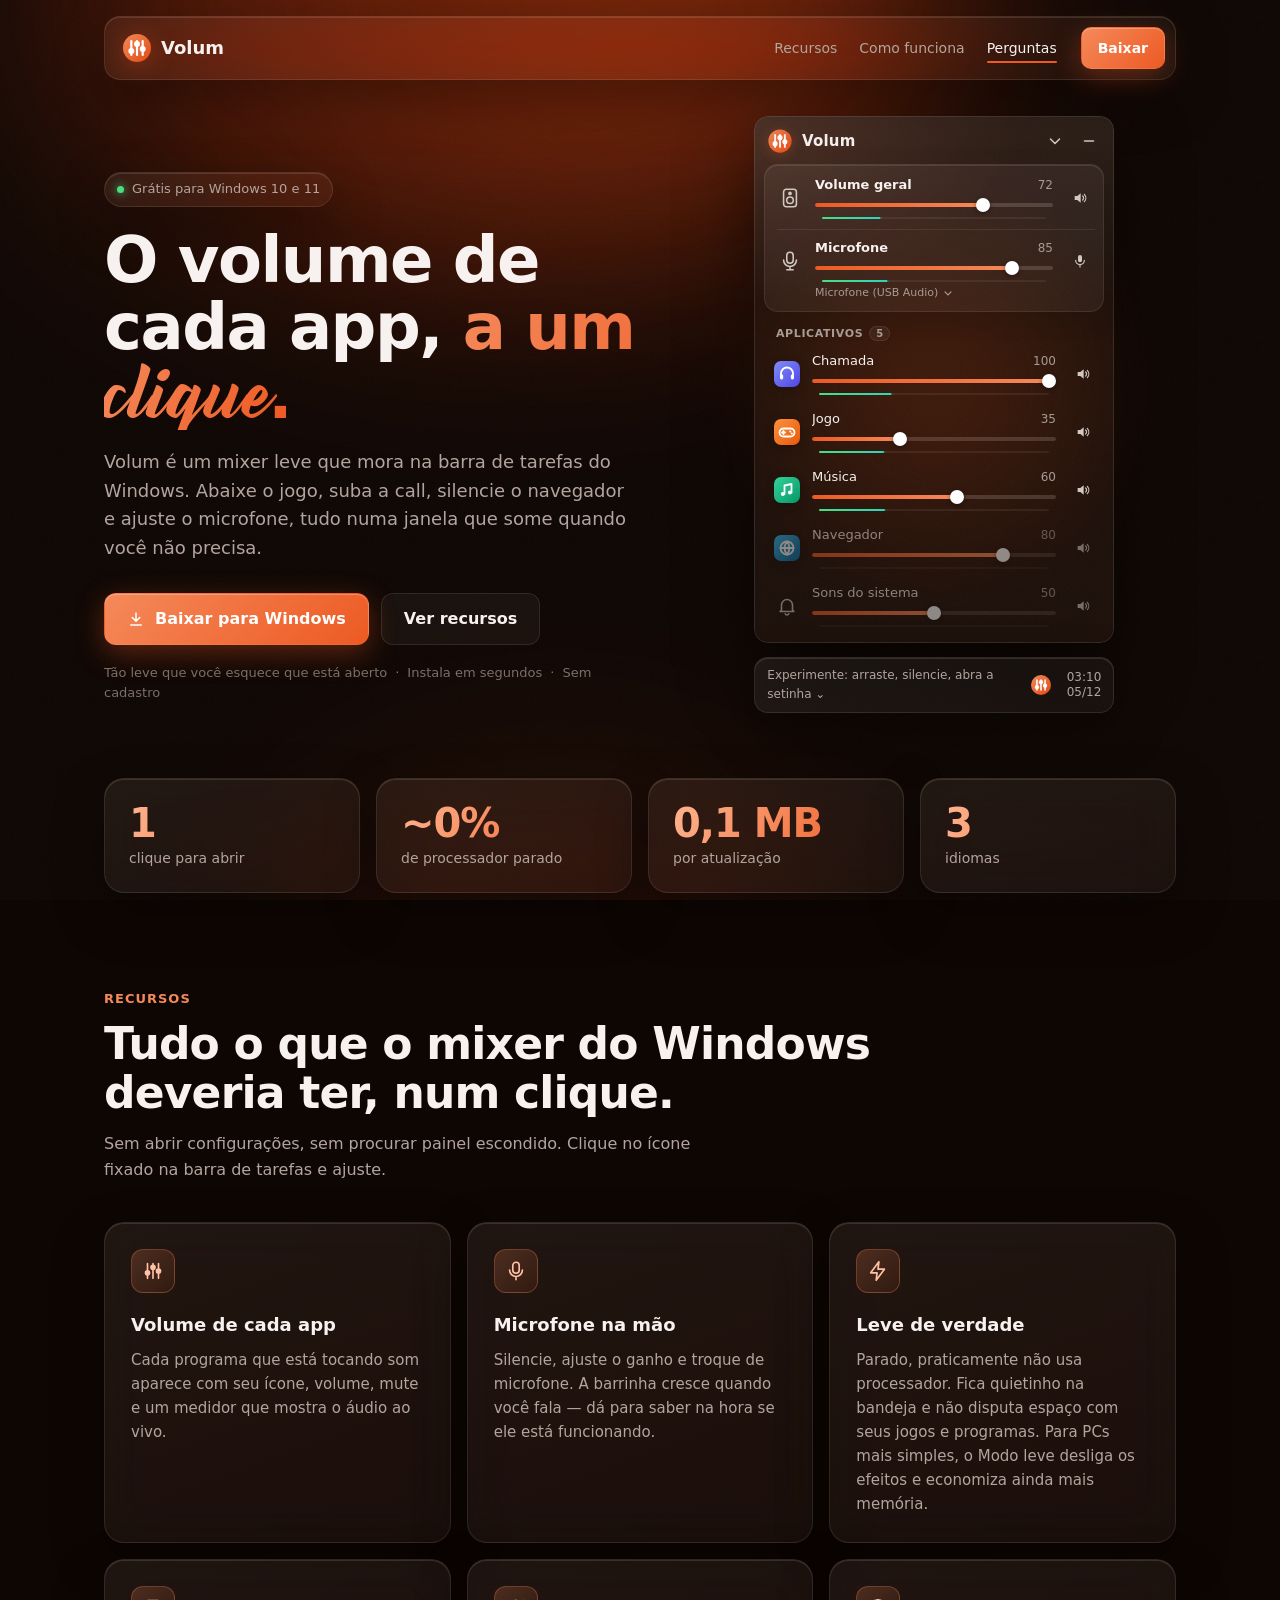
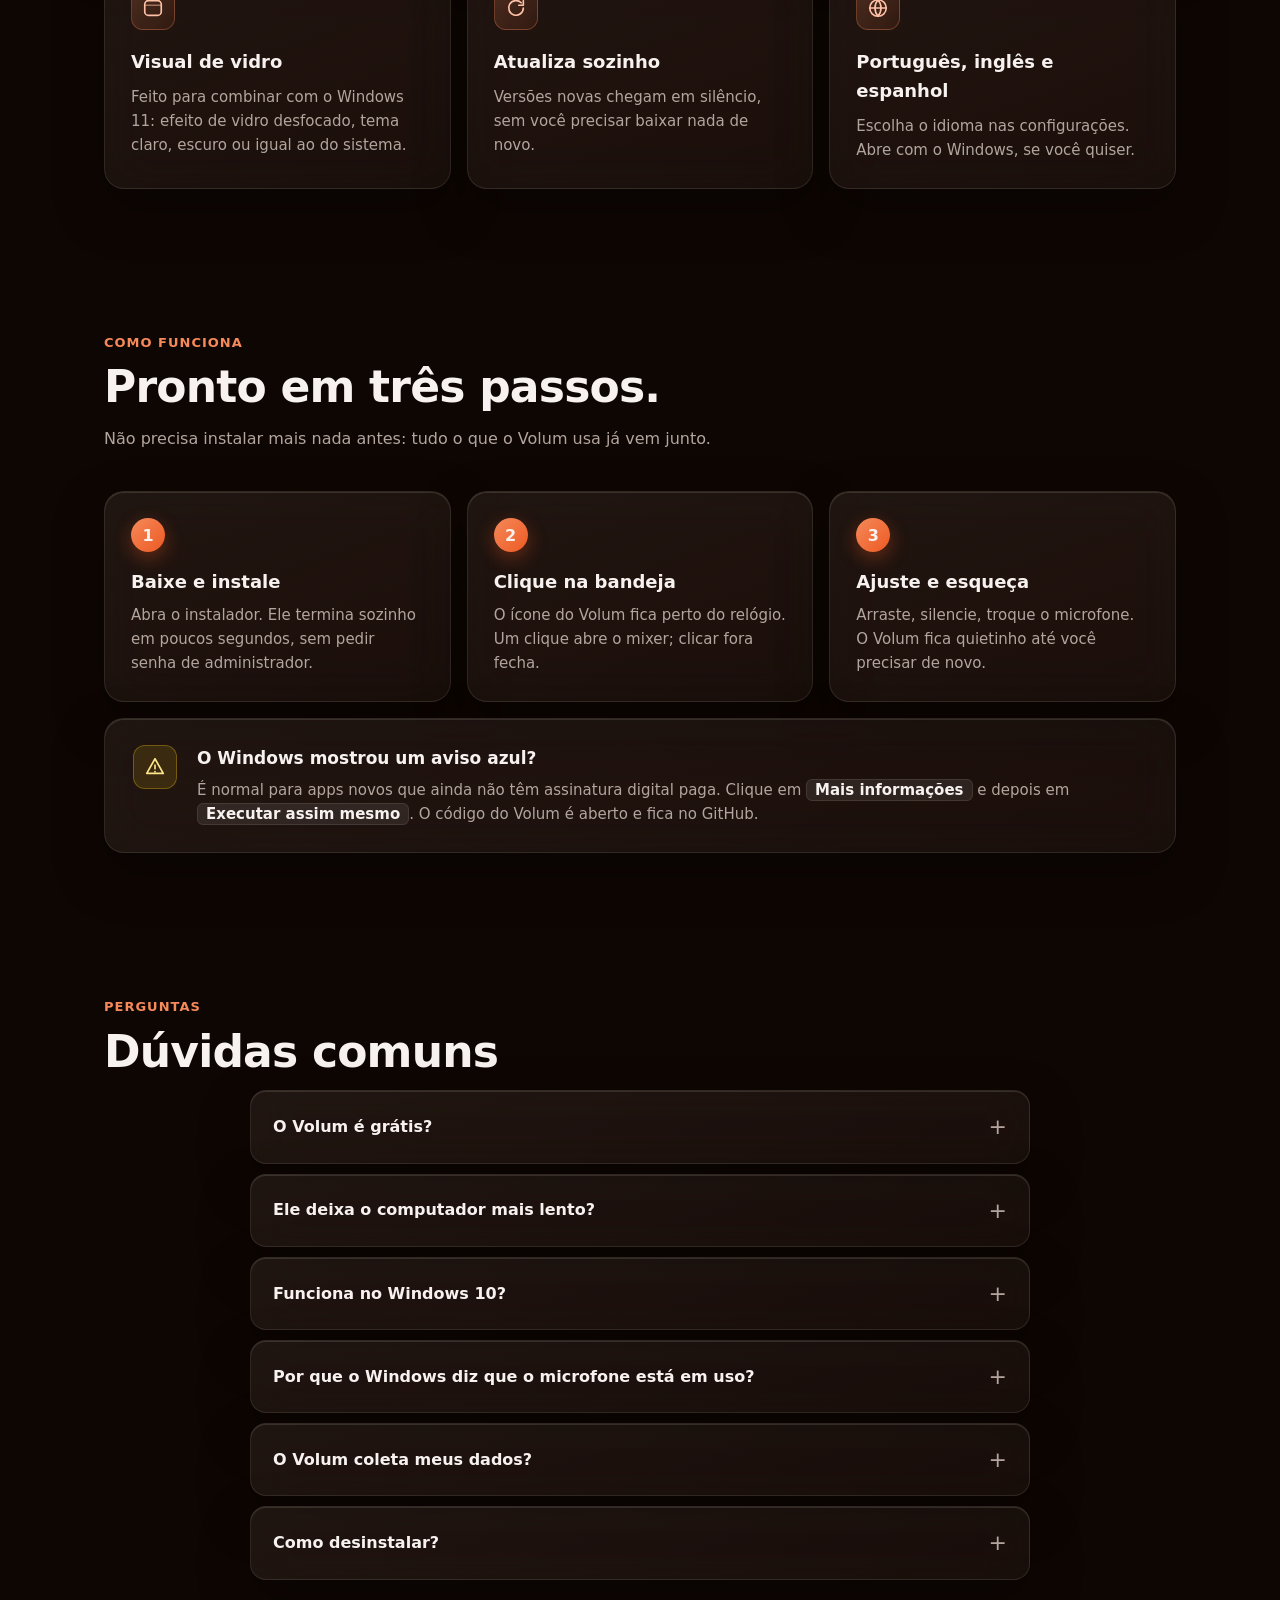
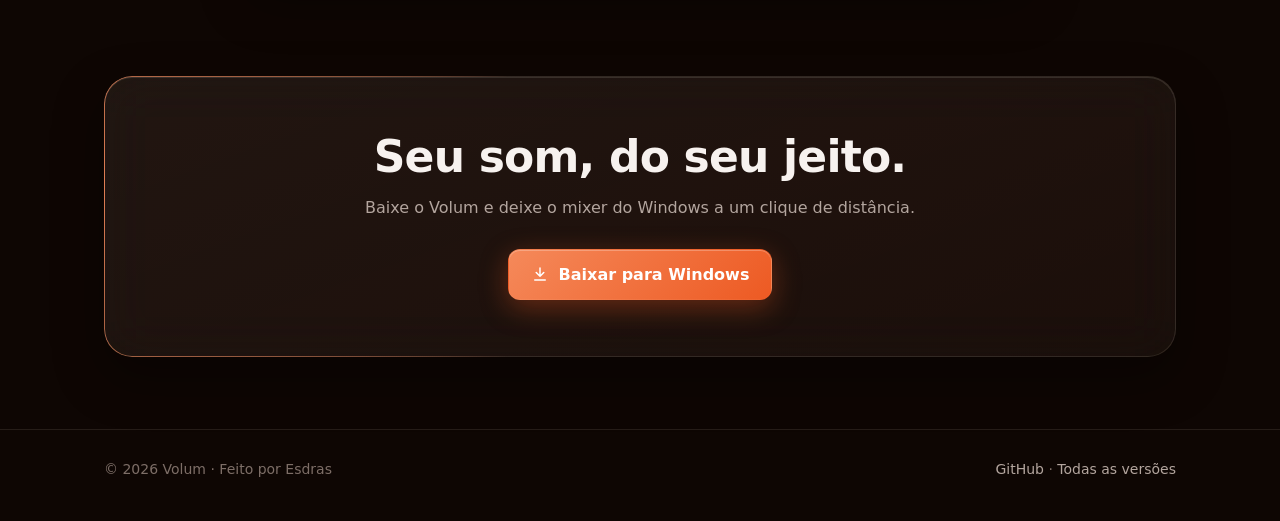
<file: site/index.html>
<!DOCTYPE html>
<html lang="pt-BR">
<head>
  <meta charset="utf-8">
  <meta name="viewport" content="width=device-width, initial-scale=1">
  <title>Volum — o volume de cada app, a um clique</title>
  <meta name="description" content="Volum é um mixer de volume leve para Windows: controle o som de cada aplicativo e do microfone direto da barra de tarefas.">
  <meta name="theme-color" content="#0e0603">
  <!-- Card de compartilhamento (WhatsApp, redes sociais): título, descrição e imagem -->
  <meta property="og:type" content="website">
  <meta property="og:site_name" content="Volum">
  <meta property="og:title" content="Volum — o volume de cada app, a um clique">
  <meta property="og:description" content="Mixer de volume leve e grátis para Windows: ajuste o som de cada app e do microfone direto da barra de tarefas.">
  <meta property="og:url" content="https://esdrasstm.github.io/Volum/">
  <meta property="og:image" content="https://esdrasstm.github.io/Volum/og.jpg">
  <meta property="og:image:width" content="1200">
  <meta property="og:image:height" content="630">
  <meta property="og:locale" content="pt_BR">
  <meta name="twitter:card" content="summary_large_image">
  <link rel="icon" href="data:image/svg+xml,<svg xmlns='http://www.w3.org/2000/svg' viewBox='0 0 32 32'><circle cx='16' cy='16' r='16' fill='%23ed5a23'/><g stroke='%23fff' stroke-width='2.5' stroke-linecap='round'><line x1='9.5' y1='8' x2='9.5' y2='24'/><line x1='16' y1='8' x2='16' y2='24'/><line x1='22.5' y1='8' x2='22.5' y2='24'/></g><g fill='%23fff'><circle cx='9.5' cy='19.5' r='3.4'/><circle cx='16' cy='11.5' r='3.4'/><circle cx='22.5' cy='17' r='3.4'/></g></svg>">
  <style>
    /* =========================================================
       Volum — landing page (local)
       Cores e medidas nas variáveis abaixo. Direção do Figma (09/10):
       laranja (#ED5A23), fundo marrom bem escuro com brilho quente no topo, vidro.
       ========================================================= */
    :root {
      --accent: #ed5a23;
      --accent-2: #f5895a;
      --accent-ring: rgba(237, 90, 35, .35);
      --meter-a: #4ade80;
      --meter-b: #2dd4bf;

      --bg: #0e0603;
      --text: #f7f2ef;
      --subtext: #b3a59e;
      --muted: #7d6e67;
      --glass: rgba(255, 236, 225, .045);
      --glass-strong: rgba(255, 236, 225, .075);
      --border: rgba(255, 230, 215, .10);
      --highlight: rgba(255, 240, 230, .12);
      --font-script: "Bernadette", cursive;   /* o "clique" do título (arquivo em fonts/) */

      --radius: 20px;
      --max: 1120px;
      --font: "Segoe UI Variable Text", "Segoe UI", system-ui, -apple-system, sans-serif;
      --font-display: "Segoe UI Variable Display", "Segoe UI", system-ui, -apple-system, sans-serif;
    }

    /* Fonte do "clique": usa a instalada no computador ou o arquivo da pasta fonts/ */
    @font-face {
      font-family: "Bernadette";
      src: local("Bernadette"), url("fonts/bernadette.ttf") format("truetype");
      font-display: swap;
    }

    * { box-sizing: border-box; }
    html { scroll-behavior: smooth; }
    body {
      margin: 0;
      background: var(--bg);
      color: var(--text);
      font-family: var(--font);
      font-size: 16px;
      line-height: 1.6;
      -webkit-font-smoothing: antialiased;
      overflow-x: hidden;
    }
    a { color: inherit; }
    img, svg { display: block; }

    /* Fundo: manchas de cor desfocadas (é o que dá graça ao vidro) */
    .backdrop {
      position: fixed;
      inset: 0;
      z-index: -1;
      overflow: hidden;
      pointer-events: none;
    }
    .blob {
      position: absolute;
      border-radius: 50%;
      filter: blur(90px);
      opacity: .55;
    }
    /* Brilho quente no topo (como no Figma) que some para o marrom escuro */
    .blob.b1 { width: 900px; height: 520px; background: #7a2208; top: -260px; left: 5%; opacity: .7; filter: blur(110px); }
    .blob.b2 { width: 520px; height: 420px; background: #c2410c; top: -220px; left: 30%; opacity: .25; filter: blur(120px); }
    .blob.b3 { width: 600px; height: 500px; background: #5a1a06; bottom: -360px; left: 20%; opacity: .25; }
    .grain {
      position: absolute;
      inset: 0;
      opacity: .05;
      background-image: url("data:image/svg+xml;utf8,<svg xmlns='http://www.w3.org/2000/svg' width='160' height='160'><filter id='n'><feTurbulence type='fractalNoise' baseFrequency='.9' numOctaves='2' stitchTiles='stitch'/><feColorMatrix values='0 0 0 0 1  0 0 0 0 1  0 0 0 0 1  0 0 0 .6 0'/></filter><rect width='100%' height='100%' filter='url(%23n)'/></svg>");
    }

    .wrap { width: 100%; max-width: var(--max); margin: 0 auto; padding: 0 24px; }

    /* Vidro reutilizável */
    .glass {
      background: linear-gradient(160deg, var(--glass-strong), var(--glass));
      border: 1px solid var(--border);
      box-shadow: inset 0 1px 0 var(--highlight), 0 20px 50px rgba(0, 0, 0, .35);
      backdrop-filter: blur(24px) saturate(140%);
      -webkit-backdrop-filter: blur(24px) saturate(140%);
    }

    /* ---------- Topo ---------- */
    .nav {
      position: sticky;
      top: 16px;
      z-index: 10;
      margin-top: 16px;
    }
    .nav-inner {
      display: flex;
      align-items: center;
      gap: 24px;
      padding: 10px 10px 10px 18px;
      border-radius: 16px;
    }
    .brand {
      display: flex;
      align-items: center;
      gap: 10px;
      font-family: var(--font-display);
      font-weight: 600;
      font-size: 18px;
      text-decoration: none;
      margin-right: auto;
    }
    .brand svg { width: 28px; height: 28px; filter: drop-shadow(0 4px 12px var(--accent-ring)); }
    .nav-links { display: flex; gap: 22px; }
    .nav-links a { color: var(--subtext); text-decoration: none; font-size: 14px; transition: color .2s; }
    .nav-links a:hover { color: var(--text); }

    .btn {
      display: inline-flex;
      align-items: center;
      gap: 10px;
      padding: 12px 22px;
      border-radius: 12px;
      border: 1px solid transparent;
      font: inherit;
      font-weight: 600;
      text-decoration: none;
      cursor: pointer;
      transition: transform .2s cubic-bezier(.34, 1.56, .64, 1), box-shadow .25s, background .25s;
    }
    .btn:active { transform: scale(.97); }
    .btn svg { width: 18px; height: 18px; }
    .btn-primary {
      color: #fff;
      background: linear-gradient(135deg, var(--accent-2), var(--accent));
      box-shadow: 0 8px 28px var(--accent-ring), inset 0 1px 0 rgba(255, 255, 255, .25);
    }
    .btn-primary:hover { transform: translateY(-2px); box-shadow: 0 14px 36px var(--accent-ring), inset 0 1px 0 rgba(255, 255, 255, .25); }
    .btn-ghost { color: var(--text); background: var(--glass); border-color: var(--border); }
    .btn-ghost:hover { background: var(--glass-strong); }
    .btn-small { padding: 9px 16px; font-size: 14px; border-radius: 10px; }

    /* ---------- Hero ---------- */
    /* Hero colado no menu. Tudo alinhado pelo topo: quando o mixer abre as configurações,
       ele cresce só para baixo e o texto da esquerda não sai do lugar. */
    .hero {
      display: grid;
      grid-template-columns: 1.05fr .95fr;
      align-items: start;
      gap: 56px;
      padding: 36px 0 64px;
    }
    .hero-copy { padding-top: 56px; }   /* centraliza o texto com o mixer fechado */
    .pill {
      display: inline-flex;
      align-items: center;
      gap: 8px;
      padding: 6px 12px;
      border-radius: 99px;
      font-size: 13px;
      color: var(--subtext);
    }
    .pill .dot { width: 7px; height: 7px; border-radius: 50%; background: var(--meter-a); box-shadow: 0 0 10px var(--meter-a); }
    h1 {
      margin: 20px 0 18px;
      font-family: var(--font-display);
      font-size: clamp(40px, 5.4vw, 64px);
      line-height: 1.04;
      letter-spacing: -1.5px;
      font-weight: 700;
    }
    h1 .grad {
      background: linear-gradient(120deg, var(--accent-2), var(--accent));
      -webkit-background-clip: text;
      background-clip: text;
      color: transparent;
    }
    h1 .script {   /* "clique" em letra cursiva (bloco próprio para poder animar a "escrita") */
      display: inline-block;
      font-family: var(--font-script);
      font-style: normal;
      font-weight: 400;
      font-size: 1.04em;
      letter-spacing: 0;
      padding: 0 .02em;
      margin-right: -.14em;   /* a Bernadette tem uma sobra à direita: cola o ponto final */
      background: linear-gradient(120deg, var(--accent-2), var(--accent));
      -webkit-background-clip: text;
      background-clip: text;
      color: transparent;
    }
    .lead { font-size: 18px; color: var(--subtext); max-width: 34em; margin: 0 0 30px; }
    .cta { display: flex; flex-wrap: wrap; gap: 12px; }
    .meta { margin-top: 18px; font-size: 13px; color: var(--muted); }
    .meta span + span::before { content: "·"; margin: 0 8px; }

    /* ---------- Demo interativa (o app de verdade rodando num iframe: demo.html) ----------
       Presa pelo topo: ao abrir as configurações, o mixer cresce só para baixo (a barra de
       tarefas desenhada desce junto). O vidro é o backdrop-filter do iframe. */
    .stage {
      position: relative;
      display: flex;
      flex-direction: column;
      justify-content: flex-start;
      align-items: center;
    }
    .stage::before {   /* brilho atrás do mixer */
      content: "";
      position: absolute;
      inset: 5% 10% 15%;
      background: radial-gradient(circle, var(--accent-ring), transparent 70%);
      filter: blur(30px);
      pointer-events: none;
    }
    .demo { position: relative; width: 360px; max-width: 100%; margin-bottom: 14px; }
    .demo iframe {
      display: block;
      width: 100%;
      height: 470px;              /* o app manda a altura certa assim que carrega */
      border: 0;
      border-radius: 14px;
      background: transparent;
      backdrop-filter: blur(28px) saturate(150%);
      -webkit-backdrop-filter: blur(28px) saturate(150%);
      box-shadow: 0 30px 70px rgba(0, 0, 0, .5);
      transition: opacity .2s ease, transform .25s cubic-bezier(.16, 1, .3, 1);
    }
    .demo.lite iframe { backdrop-filter: none; -webkit-backdrop-filter: none; }
    .demo.min iframe { opacity: 0; transform: translateY(14px) scale(.97); pointer-events: none; }

    /* Barra de tarefas desenhada, com o ícone do Volum na bandeja */
    .taskbar {
      position: relative;
      display: flex;
      align-items: center;
      gap: 10px;
      width: 360px;
      max-width: 100%;
      padding: 8px 12px;
      border-radius: 14px;
      font-size: 12px;
      color: var(--subtext);
    }
    .taskbar .hint { margin-right: auto; transition: color .3s; }
    .demo.min + .taskbar .hint { color: var(--text); }
    .tray-btn {
      position: relative;
      width: 34px; height: 34px;
      display: grid; place-items: center;
      border: 0; border-radius: 9px;
      background: transparent;
      cursor: pointer;
      transition: background .2s;
    }
    .tray-btn:hover { background: rgba(255, 255, 255, .1); }
    .tray-btn svg { width: 20px; height: 20px; }
    .demo.min + .taskbar .tray-btn::after {   /* chama atenção quando o mixer está fechado */
      content: "";
      position: absolute; inset: 2px;
      border-radius: 9px;
      border: 2px solid var(--accent-2);
      animation: ping 1.6s ease-out infinite;
    }
    @keyframes ping { from { opacity: .9; transform: scale(.8); } to { opacity: 0; transform: scale(1.35); } }
    .clock { font-variant-numeric: tabular-nums; text-align: right; line-height: 1.25; }

    /* ---------- Seções ---------- */
    section { padding: 72px 0; }
    .eyebrow {
      font-size: 13px; font-weight: 600; letter-spacing: 1px; text-transform: uppercase;
      color: var(--accent-2);
    }
    h2 {
      margin: 10px 0 14px;
      font-family: var(--font-display);
      font-size: clamp(30px, 3.6vw, 44px);
      line-height: 1.1;
      letter-spacing: -.8px;
    }
    .section-lead { color: var(--subtext); max-width: 40em; margin: 0 0 40px; }

    .features {
      display: grid;
      grid-template-columns: repeat(3, 1fr);
      gap: 16px;
    }
    .card {
      padding: 26px;
      border-radius: var(--radius);
      transition: transform .3s cubic-bezier(.16, 1, .3, 1), border-color .3s;
    }
    .card:hover { transform: translateY(-4px); border-color: rgba(245, 137, 90, .35); }
    .card .icon {
      width: 44px; height: 44px; border-radius: 12px;
      display: grid; place-items: center;
      background: linear-gradient(135deg, rgba(245, 137, 90, .22), rgba(237, 90, 35, .08));
      border: 1px solid rgba(245, 137, 90, .3);
      color: #ffc2a6;
      margin-bottom: 18px;
    }
    .card .icon svg { width: 22px; height: 22px; }
    .card h3 { margin: 0 0 8px; font-size: 18px; font-family: var(--font-display); }
    .card p { margin: 0; color: var(--subtext); font-size: 15px; }

    /* Passos */
    .steps { display: grid; grid-template-columns: repeat(3, 1fr); gap: 16px; counter-reset: step; }
    .step { padding: 26px; border-radius: var(--radius); }
    .step::before {
      counter-increment: step;
      content: counter(step);
      display: grid; place-items: center;
      width: 34px; height: 34px; border-radius: 50%;
      margin-bottom: 16px;
      font-weight: 700;
      background: linear-gradient(135deg, var(--accent-2), var(--accent));
      box-shadow: 0 6px 18px var(--accent-ring);
    }
    .step h3 { margin: 0 0 6px; font-size: 18px; font-family: var(--font-display); }
    .step p { margin: 0; color: var(--subtext); font-size: 15px; }

    /* Aviso do SmartScreen */
    .notice {
      display: grid;
      grid-template-columns: auto 1fr;
      gap: 20px;
      padding: 26px 28px;
      border-radius: var(--radius);
      margin-top: 16px;
    }
    .notice .icon {
      width: 44px; height: 44px; border-radius: 12px;
      display: grid; place-items: center;
      background: rgba(250, 204, 21, .12); border: 1px solid rgba(250, 204, 21, .3); color: #fde68a;
    }
    .notice .icon svg { width: 22px; height: 22px; }
    .notice h3 { margin: 0 0 6px; font-size: 17px; }
    .notice p { margin: 0; color: var(--subtext); font-size: 15px; }
    .notice kbd {
      font: inherit; font-weight: 600; color: var(--text);
      padding: 1px 8px; border-radius: 6px;
      background: rgba(255, 255, 255, .08); border: 1px solid var(--border);
    }

    /* FAQ */
    .faq { display: grid; gap: 10px; max-width: 780px; margin: 0 auto; }   /* centralizada, como no Figma */
    details { border-radius: 16px; padding: 0 22px; }
    summary {
      list-style: none;
      cursor: pointer;
      padding: 18px 0;
      font-weight: 600;
      display: flex; justify-content: space-between; align-items: center; gap: 16px;
    }
    summary::-webkit-details-marker { display: none; }
    summary::after {
      content: "+"; font-size: 22px; font-weight: 400; color: var(--subtext);
      transition: transform .3s cubic-bezier(.16, 1, .3, 1);
    }
    details[open] summary::after { transform: rotate(45deg); }
    details p { margin: 0 0 18px; color: var(--subtext); }

    /* Chamada final */
    .final {
      text-align: center;
      padding: 56px 28px;
      border-radius: 28px;
      margin: 24px 0 72px;
    }
    .final h2 { margin-top: 0; }
    .final .section-lead { margin: 0 auto 28px; }
    .final .cta { justify-content: center; }

    footer {
      border-top: 1px solid var(--border);
      padding: 28px 0 40px;
      color: var(--muted);
      font-size: 14px;
    }
    footer .wrap { display: flex; flex-wrap: wrap; gap: 12px 24px; align-items: center; justify-content: space-between; }
    footer a { color: var(--subtext); text-decoration: none; }
    footer a:hover { color: var(--text); }

    /* Faixa de números (contam ao aparecer na tela) */
    .stats {
      display: grid;
      grid-template-columns: repeat(4, 1fr);
      gap: 16px;
      margin-bottom: 24px;
    }
    .stat { padding: 22px 24px; border-radius: var(--radius); }
    .stat b {
      display: block;
      font-family: var(--font-display);
      font-size: clamp(30px, 3.4vw, 40px);
      line-height: 1.1;
      letter-spacing: -1px;
      background: linear-gradient(120deg, #ffb48f, var(--accent));
      -webkit-background-clip: text;
      background-clip: text;
      color: transparent;
      font-variant-numeric: tabular-nums;
    }
    .stat > span { color: var(--subtext); font-size: 14px; }   /* só a legenda, não o número */

    /* =========================================================
       Movimento. Tudo que esconde algo só vale com a classe .js no <html> (o script liga):
       sem script, "modo Figma" ou "menos movimento" no Windows, tudo aparece parado.
       ========================================================= */
    :root { --ease-out: cubic-bezier(.16, 1, .3, 1); }

    /* Ao rolar: .reveal sobe e aparece; dentro de [data-stagger] os itens entram em sequência */
    .js .reveal {
      opacity: 0;
      transform: translateY(18px);
      transition: opacity .8s ease, transform .9s var(--ease-out), filter .8s ease, clip-path 1s var(--ease-out);
      transition-delay: var(--delay, 0ms);
    }
    .js .reveal:not(.glass) { filter: blur(5px); }          /* textos chegam desfocando para o nítido */
    .js .reveal.in { opacity: 1; transform: none; filter: none; }
    .js .reveal.zoom { transform: translateY(22px) scale(.965); }
    .js .reveal.zoom.in { transform: none; }
    /* Títulos sobem de trás de uma "máscara". A máscara fica num <span> interno (o script cria):
       no próprio h2 ela zeraria a área e o IntersectionObserver nunca veria o título entrar. */
    .js h2.reveal { filter: none; transform: none; }
    .js h2.reveal .mask-line {
      display: inline-block;
      clip-path: inset(0 0 100% 0);
      transform: translateY(45%);
      transition: clip-path 1s var(--ease-out), transform 1s var(--ease-out);
      transition-delay: var(--delay, 0ms);
    }
    .js h2.reveal.in .mask-line { clip-path: inset(-12% -6% -24% -6%); transform: none; }

    /* Entrada do hero quando a página abre (selo, título, texto, botões, demo) */
    .js .intro { animation: intro 1s var(--ease-out) both; animation-delay: calc(var(--i, 0) * 90ms + 80ms); }
    .js .intro-side { animation: intro-side 1.1s var(--ease-out) .35s both; }
    @keyframes intro { from { opacity: 0; transform: translateY(18px); filter: blur(6px); } }
    @keyframes intro-side { from { opacity: 0; transform: translateX(28px) scale(.98); } }
    /* "clique" aparece da esquerda para a direita, como escrito à mão */
    .js h1 .script { animation: write 1.1s cubic-bezier(.65, 0, .35, 1) .55s both; }
    @keyframes write {
      from { clip-path: inset(-25% 100% -35% -6%); }
      to   { clip-path: inset(-25% -12% -35% -6%); }
    }

    /* Âncoras do menu param abaixo do menu fixo */
    section { scroll-margin-top: 96px; }

    /* Menu: barra de progresso da página e estado compacto depois de rolar */
    .nav-inner { position: relative; transition: padding .35s var(--ease-out), background .35s, box-shadow .35s; }
    .nav.scrolled .nav-inner {
      padding-top: 7px; padding-bottom: 7px;
      background: linear-gradient(160deg, rgba(40, 20, 12, .82), rgba(22, 11, 7, .78));
      box-shadow: inset 0 1px 0 var(--highlight), 0 14px 40px rgba(0, 0, 0, .5);
    }
    .nav-links a { position: relative; }
    .nav-links a::after {   /* sublinhado da seção atual */
      content: ""; position: absolute; left: 0; right: 0; bottom: -4px; height: 2px; border-radius: 2px;
      background: var(--accent); transform: scaleX(0); transition: transform .35s var(--ease-out);
    }
    .nav-links a.active { color: var(--text); }
    .nav-links a.active::after { transform: scaleX(1); }
    .progress {
      position: absolute; left: 16px; right: 16px; bottom: 0; height: 2px; border-radius: 2px;
      background: linear-gradient(90deg, var(--accent), var(--accent-2));
      transform-origin: left; transform: scaleX(0);
      opacity: .9;
    }
    @supports (animation-timeline: scroll()) {
      .progress { animation: grow linear both; animation-timeline: scroll(root); }
      @keyframes grow { to { transform: scaleX(1); } }
      /* Brilho do fundo anda mais devagar que a página (profundidade) */
      .blob.b1 { animation: drift-a linear both; animation-timeline: scroll(root); }
      .blob.b2 { animation: drift-b linear both; animation-timeline: scroll(root); }
      @keyframes drift-a { to { transform: translate3d(-60px, -160px, 0); } }
      @keyframes drift-b { to { transform: translate3d(80px, -220px, 0); } }
    }

    /* Holofote: brilho laranja que segue o mouse dentro dos cartões */
    .card, .step, .stat, .notice, .final, .faq details { position: relative; isolation: isolate; }
    .card::after, .step::after, .stat::after, .notice::after, .final::after, .faq details::after {
      content: "";
      position: absolute; inset: 0; z-index: -1;
      border-radius: inherit;
      pointer-events: none;
      background: radial-gradient(360px circle at var(--mx, 50%) var(--my, 50%), rgba(245, 137, 90, .13), transparent 45%);
      opacity: 0;
      transition: opacity .35s ease;
    }
    .card:hover::after, .step:hover::after, .stat:hover::after, .notice:hover::after,
    .final:hover::after, .faq details:hover::after { opacity: 1; }
    .step, .stat { transition: transform .3s var(--ease-out), border-color .3s; }
    .step:hover, .stat:hover { transform: translateY(-3px); border-color: rgba(245, 137, 90, .3); }

    /* Ícones dos recursos dão uma leve inclinada */
    .card .icon { transition: transform .45s cubic-bezier(.34, 1.56, .64, 1), box-shadow .3s; }
    .card:hover .icon { transform: translateY(-2px) rotate(-7deg) scale(1.06); box-shadow: 0 8px 22px var(--accent-ring); }

    /* Reflexo que atravessa o botão principal */
    .btn-primary { position: relative; overflow: hidden; isolation: isolate; }
    .btn-primary::after {
      content: "";
      position: absolute; inset: 0; z-index: -1;
      background: linear-gradient(105deg, transparent 35%, rgba(255, 255, 255, .35) 50%, transparent 65%);
      transform: translateX(-120%);
    }
    .btn-primary > * { position: relative; }
    .btn-primary:hover::after { transform: translateX(120%); transition: transform .8s var(--ease-out); }

    /* Perguntas abrem e fecham deslizando (navegadores novos; nos antigos, abre direto) */
    :root { interpolate-size: allow-keywords; }
    .faq details::details-content {
      block-size: 0;
      overflow: hidden;
      opacity: 0;
      transition: block-size .4s var(--ease-out), opacity .3s ease, content-visibility .4s allow-discrete;
    }
    .faq details[open]::details-content { block-size: auto; opacity: 1; }

    /* Contorno de luz girando devagar na chamada final */
    @property --angle { syntax: "<angle>"; inherits: false; initial-value: 0deg; }
    .final::before {
      content: "";
      position: absolute; inset: -1px; z-index: -1;
      border-radius: inherit;
      padding: 1px;
      background: conic-gradient(from var(--angle), transparent 0 62%, rgba(245, 137, 90, .9) 76%, transparent 88%);
      -webkit-mask: linear-gradient(#000 0 0) content-box, linear-gradient(#000 0 0);
      -webkit-mask-composite: xor;
      mask: linear-gradient(#000 0 0) content-box exclude, linear-gradient(#000 0 0);
      animation: spin 7s linear infinite;
      pointer-events: none;
    }
    @keyframes spin { to { --angle: 360deg; } }

    /* ---------- Celular e tablet ---------- */
    @media (max-width: 900px) {
      .hero { grid-template-columns: 1fr; padding: 56px 0 40px; text-align: center; }
      .lead { margin-left: auto; margin-right: auto; }
      .cta { justify-content: center; }
      .features, .steps, .stats { grid-template-columns: 1fr 1fr; }
      .stage { text-align: left; }   /* o hero centraliza o texto; a demo não */
      .hero-copy { padding-top: 0; }
    }
    @media (max-width: 640px) {
      .nav-links { display: none; }
      .features, .steps { grid-template-columns: 1fr; }
      section { padding: 52px 0; }
      .wrap { padding: 0 16px; }
      .notice { grid-template-columns: 1fr; }
      .btn:not(.btn-small) { width: 100%; justify-content: center; }   /* o "Baixar" do topo fica pequeno */
      h2 br { display: none; }                                         /* deixa o título quebrar sozinho */
    }

    /* Quem pede menos movimento no sistema não vê animações */
    @media (prefers-reduced-motion: reduce) {
      *, *::before, *::after { animation: none !important; transition: none !important; }
      .js .reveal, .js .reveal.zoom { opacity: 1; transform: none; }
    }
  </style>
</head>
<body>

  <div class="backdrop" aria-hidden="true">
    <div class="blob b1"></div>
    <div class="blob b2"></div>
    <div class="blob b3"></div>
    <div class="grain"></div>
  </div>

  <!-- ===================== Topo ===================== -->
  <header class="nav wrap">
    <div class="nav-inner glass">
      <a class="brand" href="#">
        <svg viewBox="0 0 32 32" aria-hidden="true">
          <defs><linearGradient id="lg" x1="0" y1="0" x2="1" y2="1"><stop offset="0" stop-color="#f5895a"/><stop offset="1" stop-color="#e04a12"/></linearGradient></defs>
          <circle cx="16" cy="16" r="16" fill="url(#lg)"/>
          <g stroke="#fff" stroke-width="2.5" stroke-linecap="round"><line x1="9.5" y1="8" x2="9.5" y2="24"/><line x1="16" y1="8" x2="16" y2="24"/><line x1="22.5" y1="8" x2="22.5" y2="24"/></g>
          <g fill="#fff"><circle cx="9.5" cy="19.5" r="3.4"/><circle cx="16" cy="11.5" r="3.4"/><circle cx="22.5" cy="17" r="3.4"/></g>
        </svg>
        Volum
      </a>
      <nav class="nav-links" aria-label="Seções">
        <a href="#recursos">Recursos</a>
        <a href="#como-funciona">Como funciona</a>
        <a href="#perguntas">Perguntas</a>
      </nav>
      <a class="btn btn-primary btn-small download-link" href="https://github.com/esdrasstm/Volum/releases/latest/download/Volum-win-Setup.exe">Baixar</a>
      <span class="progress" aria-hidden="true"></span>
    </div>
  </header>

  <main class="wrap">

    <!-- ===================== Hero ===================== -->
    <div class="hero">
      <div class="hero-copy">
        <span class="pill glass intro" style="--i:0"><span class="dot"></span> Grátis para Windows 10 e 11</span>
        <h1 class="intro" style="--i:1">O volume de cada app, <span class="grad">a um <em class="script">clique</em>.</span></h1>
        <p class="lead intro" style="--i:2">
          Volum é um mixer leve que mora na barra de tarefas do Windows. Abaixe o jogo, suba a call,
          silencie o navegador e ajuste o microfone, tudo numa janela que some quando você não precisa.
        </p>
        <div class="cta intro" style="--i:3">
          <a class="btn btn-primary download-link" href="https://github.com/esdrasstm/Volum/releases/latest/download/Volum-win-Setup.exe">
            <svg viewBox="0 0 24 24" fill="none" stroke="currentColor" stroke-width="2" stroke-linecap="round" stroke-linejoin="round" aria-hidden="true"><path d="M12 4v11M7 10l5 5 5-5M5 20h14"/></svg>
            Baixar para Windows
          </a>
          <a class="btn btn-ghost" href="#recursos">Ver recursos</a>
        </div>
        <div class="meta intro" style="--i:4"><span>Tão leve que você esquece que está aberto</span><span>Instala em segundos</span><span>Sem cadastro</span></div>
      </div>

      <!-- Demo interativa: é a interface do app de verdade (demo.html), dá para mexer em tudo -->
      <div class="stage intro-side">
        <div class="demo" id="demo">
          <iframe id="demoFrame" src="demo.html" title="Demonstração interativa do Volum: mexa nos volumes e nas configurações"></iframe>
        </div>
        <div class="taskbar glass">
          <span class="hint" id="demoHint">Experimente: arraste, silencie, abra a setinha ⌄</span>
          <button class="tray-btn" id="trayBtn" title="Volum" aria-label="Abrir ou fechar o Volum">
            <svg viewBox="0 0 32 32" aria-hidden="true"><circle cx="16" cy="16" r="16" fill="url(#lg)"/><g stroke="#fff" stroke-width="2.5" stroke-linecap="round"><line x1="9.5" y1="8" x2="9.5" y2="24"/><line x1="16" y1="8" x2="16" y2="24"/><line x1="22.5" y1="8" x2="22.5" y2="24"/></g><g fill="#fff"><circle cx="9.5" cy="19.5" r="3.4"/><circle cx="16" cy="11.5" r="3.4"/><circle cx="22.5" cy="17" r="3.4"/></g></svg>
          </button>
          <span class="clock" id="clock">12:00<br>08/10</span>
        </div>
      </div>
    </div>

    <!-- ===================== Números (contam ao aparecer) ===================== -->
    <div class="stats" data-stagger>
      <div class="stat glass"><b><span data-count="1">1</span></b><span>clique para abrir</span></div>
      <div class="stat glass"><b>~<span data-count="0">0</span>%</b><span>de processador parado</span></div>
      <div class="stat glass"><b><span data-count="0.1" data-decimals="1">0,1</span> MB</b><span>por atualização</span></div>
      <div class="stat glass"><b><span data-count="3">3</span></b><span>idiomas</span></div>
    </div>

    <!-- ===================== Recursos ===================== -->
    <section id="recursos">
      <div class="eyebrow reveal">Recursos</div>
      <h2 class="reveal">Tudo o que o mixer do Windows <br>deveria ter, num clique.</h2>
      <p class="section-lead reveal">Sem abrir configurações, sem procurar painel escondido. Clique no ícone fixado na barra de tarefas e ajuste.</p>

      <div class="features" data-stagger>
        <article class="card glass">
          <div class="icon"><svg viewBox="0 0 24 24" fill="none" stroke="currentColor" stroke-width="1.8" stroke-linecap="round"><path d="M6 4v16M12 4v16M18 4v16"/><circle cx="6" cy="14" r="2.2" fill="currentColor"/><circle cx="12" cy="8" r="2.2" fill="currentColor"/><circle cx="18" cy="12" r="2.2" fill="currentColor"/></svg></div>
          <h3>Volume de cada app</h3>
          <p>Cada programa que está tocando som aparece com seu ícone, volume, mute e um medidor que mostra o áudio ao vivo.</p>
        </article>
        <article class="card glass">
          <div class="icon"><svg viewBox="0 0 24 24" fill="none" stroke="currentColor" stroke-width="1.8" stroke-linecap="round" stroke-linejoin="round"><rect x="8.5" y="2.5" width="7" height="12" rx="3.5"/><path d="M5 11a7 7 0 0014 0M12 18v3.5"/></svg></div>
          <h3>Microfone na mão</h3>
          <p>Silencie, ajuste o ganho e troque de microfone. A barrinha cresce quando você fala — dá para saber na hora se ele está funcionando.</p>
        </article>
        <article class="card glass">
          <div class="icon"><svg viewBox="0 0 24 24" fill="none" stroke="currentColor" stroke-width="1.8" stroke-linecap="round" stroke-linejoin="round"><path d="M13 2L4 14h7l-1 8 9-12h-7l1-8z"/></svg></div>
          <h3>Leve de verdade</h3>
          <p>Parado, praticamente não usa processador. Fica quietinho na bandeja e não disputa espaço com seus jogos e programas. Para PCs mais simples, o Modo leve desliga os efeitos e economiza ainda mais memória.</p>
        </article>
        <article class="card glass">
          <div class="icon"><svg viewBox="0 0 24 24" fill="none" stroke="currentColor" stroke-width="1.8" stroke-linecap="round" stroke-linejoin="round"><rect x="3" y="4" width="18" height="16" rx="4"/><path d="M3 9h18" opacity=".5"/></svg></div>
          <h3>Visual de vidro</h3>
          <p>Feito para combinar com o Windows 11: efeito de vidro desfocado, tema claro, escuro ou igual ao do sistema.</p>
        </article>
        <article class="card glass">
          <div class="icon"><svg viewBox="0 0 24 24" fill="none" stroke="currentColor" stroke-width="1.8" stroke-linecap="round" stroke-linejoin="round"><path d="M20 12a8 8 0 11-2.3-5.7M20 4v5h-5"/></svg></div>
          <h3>Atualiza sozinho</h3>
          <p>Versões novas chegam em silêncio, sem você precisar baixar nada de novo.</p>
        </article>
        <article class="card glass">
          <div class="icon"><svg viewBox="0 0 24 24" fill="none" stroke="currentColor" stroke-width="1.8" stroke-linecap="round" stroke-linejoin="round"><circle cx="12" cy="12" r="9"/><path d="M3 12h18M12 3a14 14 0 010 18M12 3a14 14 0 000 18"/></svg></div>
          <h3>Português, inglês e espanhol</h3>
          <p>Escolha o idioma nas configurações. Abre com o Windows, se você quiser.</p>
        </article>
      </div>
    </section>

    <!-- ===================== Como funciona ===================== -->
    <section id="como-funciona">
      <div class="eyebrow reveal">Como funciona</div>
      <h2 class="reveal">Pronto em três passos.</h2>
      <p class="section-lead reveal">Não precisa instalar mais nada antes: tudo o que o Volum usa já vem junto.</p>

      <div class="steps" data-stagger>
        <div class="step glass">
          <h3>Baixe e instale</h3>
          <p>Abra o instalador. Ele termina sozinho em poucos segundos, sem pedir senha de administrador.</p>
        </div>
        <div class="step glass">
          <h3>Clique na bandeja</h3>
          <p>O ícone do Volum fica perto do relógio. Um clique abre o mixer; clicar fora fecha.</p>
        </div>
        <div class="step glass">
          <h3>Ajuste e esqueça</h3>
          <p>Arraste, silencie, troque o microfone. O Volum fica quietinho até você precisar de novo.</p>
        </div>
      </div>

      <div class="notice glass reveal">
        <div class="icon"><svg viewBox="0 0 24 24" fill="none" stroke="currentColor" stroke-width="1.8" stroke-linecap="round" stroke-linejoin="round"><path d="M12 3l9 16H3l9-16z"/><path d="M12 10v4M12 17v.5"/></svg></div>
        <div>
          <h3>O Windows mostrou um aviso azul?</h3>
          <p>É normal para apps novos que ainda não têm assinatura digital paga. Clique em <kbd>Mais informações</kbd> e depois em <kbd>Executar assim mesmo</kbd>. O código do Volum é aberto e fica no GitHub.</p>
        </div>
      </div>
    </section>

    <!-- ===================== Perguntas ===================== -->
    <section id="perguntas">
      <div class="eyebrow reveal">Perguntas</div>
      <h2 class="reveal">Dúvidas comuns</h2>

      <div class="faq" data-stagger>
        <details class="glass">
          <summary>O Volum é grátis?</summary>
          <p>Sim. É gratuito e não pede cadastro.</p>
        </details>
        <details class="glass">
          <summary>Ele deixa o computador mais lento?</summary>
          <p>Não. Parado, ele praticamente não usa processador. Por padrão, a interface fica "dormindo" para abrir na hora. Se preferir economizar memória, ligue o Modo leve: o Volum só demora um pouquinho mais para abrir.</p>
        </details>
        <details class="glass">
          <summary>Funciona no Windows 10?</summary>
          <p>Funciona no Windows 10 e no 11 (64 bits). O efeito de vidro aparece no Windows 11; no 10 o visual é sólido.</p>
        </details>
        <details class="glass">
          <summary>Por que o Windows diz que o microfone está em uso?</summary>
          <p>Para a barrinha do microfone mostrar sua voz, o Volum precisa "ouvir" o nível enquanto o mixer está aberto. Ele não grava nada. Ao fechar o mixer, o aviso some — e no Modo leve isso fica desligado.</p>
        </details>
        <details class="glass">
          <summary>O Volum coleta meus dados?</summary>
          <p>Não. A única conexão que ele faz é com o GitHub, para ver se existe versão nova.</p>
        </details>
        <details class="glass">
          <summary>Como desinstalar?</summary>
          <p>Configurações do Windows → Aplicativos → Aplicativos instalados → Volum → Desinstalar.</p>
        </details>
      </div>
    </section>

    <!-- ===================== Chamada final ===================== -->
    <div class="final glass reveal zoom">
      <h2>Seu som, do seu jeito.</h2>
      <p class="section-lead">Baixe o Volum e deixe o mixer do Windows a um clique de distância.</p>
      <div class="cta">
        <a class="btn btn-primary download-link" href="https://github.com/esdrasstm/Volum/releases/latest/download/Volum-win-Setup.exe">
          <svg viewBox="0 0 24 24" fill="none" stroke="currentColor" stroke-width="2" stroke-linecap="round" stroke-linejoin="round" aria-hidden="true"><path d="M12 4v11M7 10l5 5 5-5M5 20h14"/></svg>
          Baixar para Windows
        </a>
      </div>
    </div>
  </main>

  <footer>
    <div class="wrap">
      <span>© <span id="year">2026</span> Volum · Feito por Esdras</span>
      <span><a href="https://github.com/esdrasstm/Volum">GitHub</a> · <a href="https://github.com/esdrasstm/Volum/releases">Todas as versões</a></span>
    </div>
  </footer>

  <script>
    // Animações ao rolar (scroll-triggered). Sem suporte ou sem script, tudo fica visível direto.
    // "Modo Figma" (index.html?figma): tudo visível de uma vez, sem animações — para importar no Figma
    const figma = new URLSearchParams(location.search).has('figma');
    const calm = figma || window.matchMedia('(prefers-reduced-motion: reduce)').matches;
    if ('IntersectionObserver' in window && !calm) {
      document.documentElement.classList.add('js');

      // Títulos: o conteúdo vai para dentro de um <span> que faz a "máscara" (ver CSS)
      document.querySelectorAll('h2.reveal').forEach((h) => { h.innerHTML = '<span class="mask-line">' + h.innerHTML + '</span>'; });

      // Grupos (cartões, passos, perguntas, números): cada item entra um pouco depois do anterior
      document.querySelectorAll('[data-stagger]').forEach((group) => {
        [...group.children].forEach((el, i) => {
          el.classList.add('reveal', 'zoom');
          el.style.setProperty('--delay', (i * 90) + 'ms');
        });
      });

      const io = new IntersectionObserver((entries) => {
        entries.forEach((e) => {
          if (!e.isIntersecting) return;
          const el = e.target;
          el.classList.add('in');
          el.querySelectorAll('[data-count]').forEach(countUp);
          io.unobserve(el);
          // Depois de entrar, devolve o controle ao estilo normal (ex.: o cartão subir no hover)
          const delay = parseInt(el.style.getPropertyValue('--delay') || '0', 10);
          setTimeout(() => {
            el.classList.remove('reveal', 'zoom', 'in');
            el.style.removeProperty('--delay');
          }, 1100 + delay);
        });
      }, { threshold: 0.15, rootMargin: '0px 0px -40px 0px' });
      document.querySelectorAll('.reveal').forEach((el) => io.observe(el));
    }

    // Número que conta de 0 até o valor (ex.: 15 MB), com desaceleração no fim
    function countUp(el) {
      const target = parseFloat(el.dataset.count);
      const decimals = parseInt(el.dataset.decimals || '0', 10);
      const fmt = (v) => v.toFixed(decimals).replace('.', ',');
      const start = performance.now(), ms = 1800;
      el.textContent = fmt(0);
      requestAnimationFrame(function step(now) {
        const t = Math.min(1, (now - start) / ms);
        el.textContent = fmt(target * (1 - Math.pow(1 - t, 3)));
        if (t < 1) requestAnimationFrame(step);
      });
    }

    document.getElementById('year').textContent = new Date().getFullYear();

    // ---------- Menu ----------
    // Fica compacto e mais sólido depois que a página começa a rolar
    const nav = document.querySelector('.nav');
    const onScroll = () => nav.classList.toggle('scrolled', window.scrollY > 12);
    window.addEventListener('scroll', onScroll, { passive: true });
    onScroll();

    // Sublinha no menu a seção que está na tela
    if ('IntersectionObserver' in window) {
      const links = new Map([...document.querySelectorAll('.nav-links a')].map((a) => [a.getAttribute('href').slice(1), a]));
      const spy = new IntersectionObserver((entries) => {
        entries.forEach((e) => {
          const a = links.get(e.target.id);
          if (a && e.isIntersecting) { links.forEach((l) => l.classList.remove('active')); a.classList.add('active'); }
        });
      }, { rootMargin: '-45% 0px -50% 0px' });
      document.querySelectorAll('section[id]').forEach((s) => spy.observe(s));
    }

    // ---------- Holofote nos cartões (segue o mouse) ----------
    document.querySelectorAll('.card, .step, .stat, .notice, .final, .faq details').forEach((el) => {
      el.addEventListener('pointermove', (e) => {
        const r = el.getBoundingClientRect();
        el.style.setProperty('--mx', (e.clientX - r.left) + 'px');
        el.style.setProperty('--my', (e.clientY - r.top) + 'px');
      });
    });

    // ---------- Demo interativa ----------
    // A demo (demo.html) avisa por postMessage: altura do conteúdo, minimizar e modo leve.
    const demo = document.getElementById('demo');
    const frame = document.getElementById('demoFrame');
    const hint = document.getElementById('demoHint');
    const tellDemo = (action) => frame.contentWindow.postMessage({ volumDemo: true, action }, '*');

    window.addEventListener('message', (e) => {
      const m = e.data || {};
      if (!m.volumDemo || e.source !== frame.contentWindow) return;
      if (m.type === 'resize') frame.style.height = Math.ceil(m.height) + 'px';
      if (m.type === 'lite') demo.classList.toggle('lite', m.on);
      if (m.type === 'top') window.scrollTo({ top: 0, behavior: 'smooth' });   // "Site do Volum" na demo
      if (m.type === 'hide') {
        // espera a animação de saída do app terminar e "esconde a janela"
        setTimeout(() => {
          demo.classList.add('min');
          hint.textContent = 'Clique no ícone para abrir o Volum →';
        }, 130);
      }
    });

    // A demo pode ter mandado a altura antes deste script existir: pede de novo
    tellDemo('sync');
    frame.addEventListener('load', () => tellDemo('sync'));

    // Ícone da bandeja: abre ou fecha, igual ao Windows
    document.getElementById('trayBtn').addEventListener('click', () => {
      if (demo.classList.contains('min')) {
        demo.classList.remove('min');
        hint.textContent = 'Experimente: arraste, silencie, abra a setinha ⌄';
        tellDemo('open');
      } else {
        tellDemo('close');
      }
    });

    // Relógio da barra de tarefas desenhada
    const clock = document.getElementById('clock');
    const tickClock = () => {
      const d = new Date();
      clock.innerHTML = d.toLocaleTimeString('pt-BR', { hour: '2-digit', minute: '2-digit' }) +
        '<br>' + d.toLocaleDateString('pt-BR', { day: '2-digit', month: '2-digit' });
    };
    tickClock();
    setInterval(tickClock, 30000);
  </script>
</body>
</html>
</file>
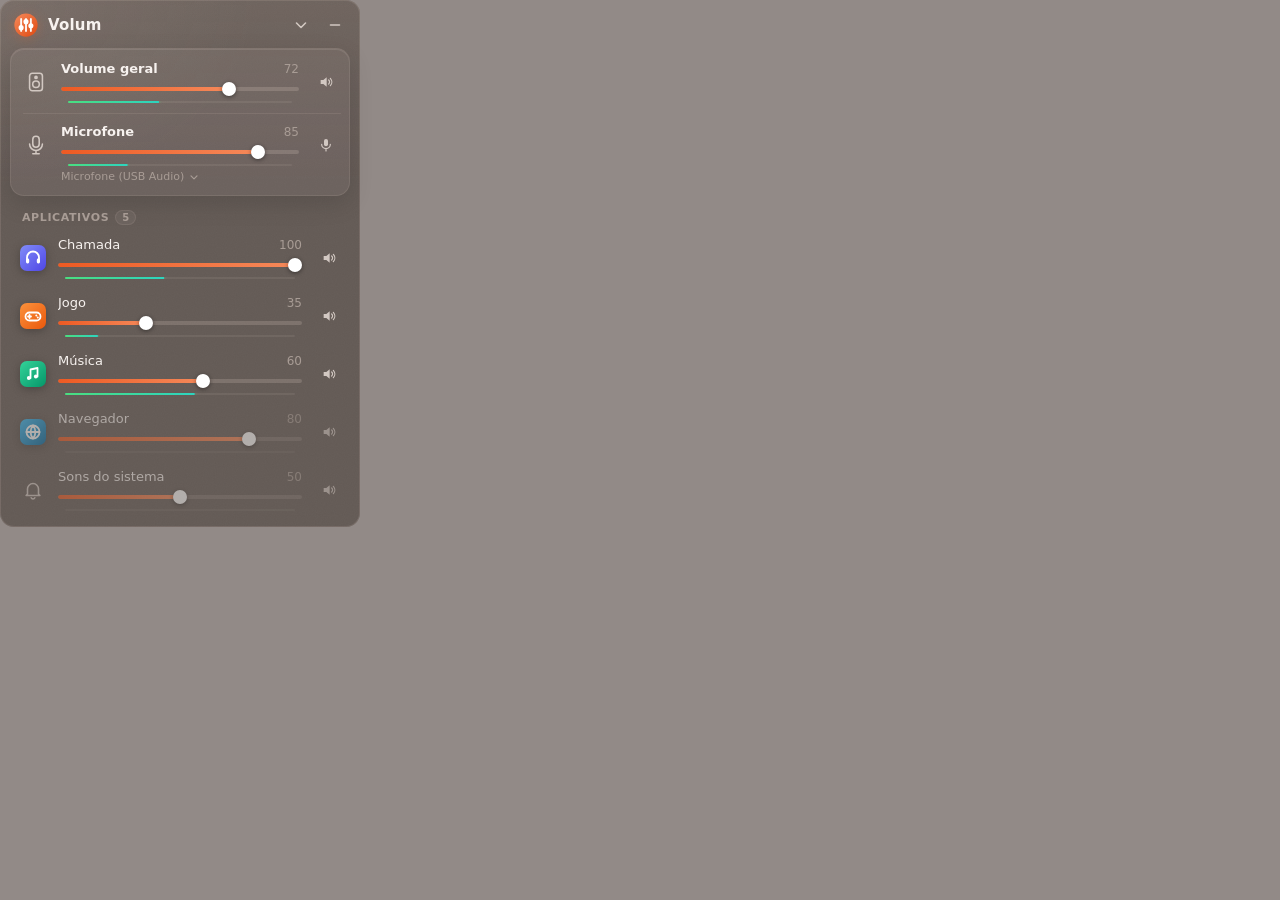
<file: site/demo.html>
<!DOCTYPE html>
<!--
  Demo interativa do Volum para a landing page.
  Usa o CSS e o JS DO APP (../LeveMixerWeb/wwwroot/): mudou o visual do app, a demo muda junto.
  A estrutura abaixo é cópia do LeveMixerWeb/wwwroot/index.html (de <main> até </main>):
  se mudar o HTML do app, copie de novo para cá.
  O demo-bridge.js faz o papel do C# (volumes, medidores, microfone).
-->
<html lang="pt-BR" data-theme="dark" data-scheme="dark">
<head>
  <meta charset="utf-8">
  <meta name="viewport" content="width=device-width, initial-scale=1">
  <title>Volum (demo)</title>
  <link rel="stylesheet" href="../LeveMixerWeb/wwwroot/style.css">
  <style>
    /* Só para a demo: cantos mais redondos (no app quem arredonda é o Windows) */
    .card { border-radius: 14px; }
    :root.glass .card { border-radius: 14px; }
    :root.lite .card { border-radius: 14px; }
    /* Cores da LP (laranja, direção do Figma). Só na demo: o app continua com as cores dele */
    :root, :root[data-scheme="light"] {
      --accent: #ed5a23;
      --accent-2: #f5895a;
      --accent-ring: rgba(237, 90, 35, .28);
      --accent-glow: rgba(237, 90, 35, .5);
    }

    html { background: transparent; }
    /* Imita o tom do acrílico do Windows (no app quem pinta isso é o próprio Windows):
       sem ele, o tema claro ficaria escuro em cima do fundo escuro da página */
    :root.glass body { background: rgba(38, 22, 16, .5); }
    :root.glass[data-scheme="light"] body { background: rgba(243, 242, 250, .72); }
    body { min-height: 100vh; }
  </style>
</head>
<body>

  <main id="card" class="card">

    <!-- Cabeçalho: logo + nome + configurações + minimizar -->
    <header class="header">
      <!-- Para usar sua logo: troque este <svg> por <img class="logo" src="logo.png" alt=""> -->
      <svg class="logo" viewBox="0 0 32 32" aria-hidden="true">
        <defs>
          <linearGradient id="logoGrad" x1="0" y1="0" x2="1" y2="1">
            <stop offset="0" stop-color="#f5895a"/>
            <stop offset="1" stop-color="#e04a12"/>
          </linearGradient>
        </defs>
        <circle cx="16" cy="16" r="15.5" fill="url(#logoGrad)"/>
        <g stroke="#fff" stroke-width="2.5" stroke-linecap="round" opacity=".95">
          <line x1="9.5"  y1="8" x2="9.5"  y2="24"/>
          <line x1="16"   y1="8" x2="16"   y2="24"/>
          <line x1="22.5" y1="8" x2="22.5" y2="24"/>
        </g>
        <g fill="#fff">
          <circle cx="9.5"  cy="19.5" r="3.4"/>
          <circle cx="16"   cy="11.5" r="3.4"/>
          <circle cx="22.5" cy="17"   r="3.4"/>
        </g>
      </svg>
      <span class="brand">Volum</span>

      <button id="settingsBtn" class="icon-btn" title="Configurações" data-i18n-title="settings" aria-expanded="false">
        <svg class="chevron" viewBox="0 0 16 16" aria-hidden="true">
          <path d="M3.5 6l4.5 4.5L12.5 6" fill="none" stroke="currentColor" stroke-width="1.6"
                stroke-linecap="round" stroke-linejoin="round"/>
        </svg>
      </button>

      <!-- Minimizar: esconde o mixer (volta para a bandeja) -->
      <button id="minimizeBtn" class="icon-btn" title="Minimizar" data-i18n-title="minimize">
        <svg viewBox="0 0 16 16" aria-hidden="true">
          <path d="M3.5 8h9" fill="none" stroke="currentColor" stroke-width="1.6" stroke-linecap="round"/>
        </svg>
      </button>
    </header>

    <!-- Configurações (abre deslizando para baixo) -->
    <section id="settings" class="settings" inert>
      <div class="settings-inner">
        <div class="panel settings-panel">

          <div class="label" data-i18n="theme">Tema</div>
          <div class="segmented" id="themeSeg" role="radiogroup" aria-label="Tema" data-i18n-aria="theme">
            <button data-value="system" role="radio" aria-checked="true" data-i18n="system">Sistema</button>
            <button data-value="dark"   role="radio" aria-checked="false" data-i18n="dark">Escuro</button>
            <button data-value="light"  role="radio" aria-checked="false" data-i18n="light">Claro</button>
          </div>

          <!-- Os nomes dos idiomas ficam sempre no próprio idioma -->
          <div class="label label-gap" data-i18n="language">Idioma</div>
          <div class="segmented" id="langSeg" role="radiogroup" aria-label="Idioma" data-i18n-aria="language">
            <button data-value="pt" role="radio" aria-checked="true">Português</button>
            <button data-value="en" role="radio" aria-checked="false">English</button>
            <button data-value="es" role="radio" aria-checked="false">Español</button>
          </div>

          <div class="setting-row">
            <span class="setting-text" data-i18n="autostart">Iniciar com o Windows</span>
            <label class="switch">
              <input id="autostart" type="checkbox">
              <span></span>
            </label>
          </div>

          <div class="setting-row">
            <span class="setting-text">
              <span data-i18n="lite">Modo leve</span>
              <small data-i18n="liteHint">Sem vidro e animações; usa menos memória</small>
            </span>
            <label class="switch">
              <input id="lite" type="checkbox">
              <span></span>
            </label>
          </div>

          <!-- Novas configurações entram aqui -->

          <!-- Link para o site (abre no navegador padrão, pelo C#) -->
          <button id="siteBtn" class="site-link">
            <span data-i18n="site">Site do Volum</span>
            <svg viewBox="0 0 16 16" aria-hidden="true">
              <path d="M6 3.5h6.5V10M12.5 3.5L4 12" fill="none" stroke="currentColor" stroke-width="1.6"
                    stroke-linecap="round" stroke-linejoin="round"/>
            </svg>
          </button>
        </div>
      </div>
    </section>

    <!-- Volume geral + microfone (a linha do microfone some se não houver microfone) -->
    <section class="panel master">
      <div id="master"></div>
      <div id="mic" class="mic" hidden>
        <div id="micRow"></div>
        <!-- Escolher o microfone: nome do atual, discreto; o clique abre a lista dos conectados -->
        <div class="mic-picker">
          <button id="micPickBtn" class="mic-current" aria-expanded="false"
                  title="Escolher microfone" data-i18n-title="micPick">
            <span id="micCurrent"></span>
            <svg class="chevron" viewBox="0 0 16 16" aria-hidden="true">
              <path d="M4 6.5l4 4 4-4" fill="none" stroke="currentColor" stroke-width="1.6"
                    stroke-linecap="round" stroke-linejoin="round"/>
            </svg>
          </button>
          <div id="micList" class="mic-list" inert>
            <div class="mic-list-inner" role="listbox"></div>
          </div>
        </div>
      </div>
    </section>

    <!-- Apps -->
    <div class="section-label">
      <span data-i18n="apps">Aplicativos</span>
      <span id="appCount" class="count">0</span>
    </div>
    <section id="apps" class="apps"></section>
    <p id="empty" class="empty" hidden data-i18n="empty">Nenhum app usando áudio agora</p>

  </main>

  <script src="demo-bridge.js"></script>
  <script src="../LeveMixerWeb/wwwroot/app.js"></script>
</body>
</html>
</file>
<file: LeveMixerWeb/wwwroot/style.css>
/* =========================================================
   Volum — visual (glassmorphism)
   Tudo aqui é seu: cores, tamanhos, animações.

   Como as cores funcionam:
   - Tokens sólidos (abaixo) valem no Windows antigo e no "Modo leve".
   - Com a classe .glass (Windows 11 + modo leve desligado) as superfícies viram
     camadas rgba por cima do acrílico do Windows. Mais opaco = aumente o último número.
   - data-scheme="dark|light" no <html> é o tema efetivo (o JS resolve o "Sistema").
   ========================================================= */

/* O slider anima o valor (--fill) suavemente: precisa ser uma propriedade registrada */
@property --fill {
  syntax: '<number>';
  inherits: true;
  initial-value: 0;
}

/* ---------- Tokens: escuro sólido (padrão) ---------- */
/* Laranja do site (#ED5A23) e neutros quentes (marrom bem escuro, não azulado) */
:root {
  --accent: #ed5a23;
  --accent-2: #f5895a;
  --accent-ring: rgba(237, 90, 35, .28);
  --accent-glow: rgba(237, 90, 35, .5);
  --danger: #ff7a8a;
  --meter-a: #4ade80;
  --meter-b: #2dd4bf;

  --bg: #1b1613;
  --surface: #26201c;
  --surface-hover: #2f2824;
  --border: #3a312c;
  --highlight: rgba(255, 240, 230, .03);
  --text: #f7f2ef;
  --subtext: #a89c95;
  --icon: #d2c8c2;
  --track: #3e3530;
  --meter-bg: #2c2521;
  --seg-bg: #1d1714;
  --seg-active: #3d342f;
  --thumb: #ffffff;
  --thumb-shadow: 0 1px 4px rgba(0, 0, 0, .45);
  --sheen: transparent;
  --edge: transparent;
  --noise-opacity: 0;

  --enter-ms: 300ms;
  --exit-ms: 120ms;
  --spring: cubic-bezier(.16, 1, .3, 1);       /* desacelera suave (estilo macOS) */
  --bounce: cubic-bezier(.34, 1.56, .64, 1);   /* passa um pouquinho e volta */
}

/* ---------- Tokens: claro sólido ---------- */
:root[data-scheme="light"] {
  --accent: #e04a12;
  --accent-2: #f07040;
  --accent-ring: rgba(224, 74, 18, .22);
  --accent-glow: rgba(224, 74, 18, .35);
  --danger: #e5484d;
  --meter-a: #22c55e;
  --meter-b: #14b8a6;

  --bg: #f8f5f3;
  --surface: #ffffff;
  --surface-hover: #f1ebe7;
  --border: #e8e0db;
  --highlight: rgba(255, 255, 255, .9);
  --text: #1f1915;
  --subtext: #73665f;
  --icon: #51453f;
  --track: #ddd4cf;
  --meter-bg: #ece6e2;
  --seg-bg: #f0eae6;
  --seg-active: #ffffff;
  --thumb-shadow: 0 1px 3px rgba(40, 20, 10, .25), 0 0 0 1px rgba(40, 20, 10, .06);
}

/* ---------- Tokens: vidro escuro ---------- */
:root.glass {
  --bg: rgba(30, 18, 12, .40);                 /* tom quente por cima do acrílico */
  --surface: rgba(255, 236, 225, .055);
  --surface-hover: rgba(255, 236, 225, .085);
  --border: rgba(255, 230, 215, .09);
  --highlight: rgba(255, 240, 230, .10);       /* fio de luz no topo de cada painel */
  --track: rgba(255, 236, 225, .16);
  --meter-bg: rgba(255, 236, 225, .07);
  --seg-bg: rgba(0, 0, 0, .22);
  --seg-active: rgba(255, 236, 225, .15);
  --sheen: rgba(255, 230, 215, .07);           /* brilho diagonal no topo do vidro */
  --edge: rgba(255, 230, 215, .11);            /* contorno de luz da janela */
  --noise-opacity: .05;                        /* granulado sutil (vidro fosco) */
}

/* ---------- Tokens: vidro claro ---------- */
:root.glass[data-scheme="light"] {
  --bg: rgba(255, 250, 246, .40);
  --surface: rgba(255, 255, 255, .5);
  --surface-hover: rgba(255, 255, 255, .7);
  --border: rgba(255, 255, 255, .7);
  --highlight: rgba(255, 255, 255, .85);
  --track: rgba(40, 20, 10, .12);
  --meter-bg: rgba(40, 20, 10, .06);
  --seg-bg: rgba(40, 20, 10, .06);
  --seg-active: rgba(255, 255, 255, .9);
  --sheen: rgba(255, 255, 255, .5);
  --edge: rgba(255, 255, 255, .65);
  --noise-opacity: .035;
}

/* ---------- Base ---------- */
* { box-sizing: border-box; }

html, body {
  margin: 0;
  background: var(--bg);
  color: var(--text);
  font-family: "Segoe UI Variable Text", "Segoe UI", system-ui, sans-serif;
  font-size: 13px;
  overflow: hidden;
  user-select: none;
  -webkit-user-select: none;
  cursor: default;
  -webkit-font-smoothing: antialiased;
}
/* No vidro só o cartão pinta; a página fica transparente para o acrílico aparecer */
:root.glass, :root.glass body { background: transparent; }

button { font: inherit; color: inherit; }
button:focus-visible, input:focus-visible + span { outline: 2px solid var(--accent-2); outline-offset: 2px; }

/* O cartão tem a mesma largura da janela (WidthDip no MixerForm.cs) */
.card {
  position: relative;
  width: 360px;
  padding-bottom: 8px;
  background: var(--bg);
  display: flow-root;
  opacity: 0;                       /* só aparece quando o C# manda "open" */
  transform-origin: 100% 100%;      /* anima a partir do canto da bandeja */
}
:root.glass .card {
  background:
    radial-gradient(120% 60% at 0% 0%, var(--sheen), transparent 60%),
    linear-gradient(180deg, var(--sheen), transparent 35%),
    var(--bg);
  box-shadow: inset 0 0 0 1px var(--edge);
  border-radius: 8px;               /* acompanha o canto arredondado do Windows 11 */
}
/* Granulado do vidro fosco (estático: custa só na primeira pintura) */
.card::before {
  content: "";
  position: absolute;
  inset: 0;
  border-radius: inherit;
  pointer-events: none;
  opacity: var(--noise-opacity);
  background-image: url("data:image/svg+xml;utf8,<svg xmlns='http://www.w3.org/2000/svg' width='160' height='160'><filter id='n'><feTurbulence type='fractalNoise' baseFrequency='.9' numOctaves='2' stitchTiles='stitch'/><feColorMatrix values='0 0 0 0 1  0 0 0 0 1  0 0 0 0 1  0 0 0 .55 0'/></filter><rect width='100%' height='100%' filter='url(%23n)'/></svg>");
}
.card > * { position: relative; }   /* conteúdo acima do granulado */

/* ---------- Animações de abrir/fechar ---------- */
.card.enter { animation: enter var(--enter-ms) var(--spring) both; }
.card.leave { animation: leave var(--exit-ms) ease-in both; }

@keyframes enter {
  from { opacity: 0; transform: scale(.965) translateY(10px); }   /* sem blur: pesa com o vidro */
  to   { opacity: 1; transform: none; }
}
@keyframes leave {
  from { opacity: 1; transform: none; }
  to   { opacity: 0; transform: scale(.98) translateY(4px); }
}

/* As linhas entram em cascata */
.card.enter .row {
  animation: rise .42s var(--spring) both;
  animation-delay: calc(var(--i, 0) * 30ms + 40ms);
}
@keyframes rise {
  from { opacity: 0; transform: translateY(10px); }
}

/* ---------- Cabeçalho ---------- */
.header {
  display: flex;
  align-items: center;
  gap: 4px;
  padding: 10px 10px 8px 14px;
}
.logo {
  width: 24px; height: 24px;
  display: block;
  filter: drop-shadow(0 2px 6px var(--accent-ring));
}
.brand {
  margin-left: 6px;
  margin-right: auto;               /* empurra os botões para a direita */
  font-family: "Segoe UI Variable Display", "Segoe UI", system-ui, sans-serif;
  font-size: 15px;
  font-weight: 600;
  letter-spacing: .2px;
}

.icon-btn {
  display: grid;
  place-items: center;
  width: 30px;
  height: 30px;
  padding: 0;
  border: 0;
  border-radius: 9px;
  background: transparent;
  color: var(--icon);
  cursor: pointer;
  transition: background .18s ease, color .18s ease, transform .18s var(--bounce);
}
.icon-btn:hover { background: var(--surface-hover); color: var(--text); }
.icon-btn:active { transform: scale(.9); }
.icon-btn svg { width: 16px; height: 16px; }

.chevron { transition: transform .32s var(--spring); }
[aria-expanded="true"] .chevron { transform: rotate(180deg); }

/* ---------- Painel de vidro (usado no volume geral e nas configurações) ---------- */
.panel {
  margin: 0 10px;
  border-radius: 14px;
  background: var(--surface);
  border: 1px solid var(--border);
  box-shadow: inset 0 1px 0 var(--highlight);
}
:root.glass .panel { box-shadow: inset 0 1px 0 var(--highlight), 0 8px 24px rgba(0, 0, 0, .12); }

/* ---------- Configurações ---------- */
/* Abre e fecha deslizando: a linha do grid vai de 0fr (fechada) a 1fr (altura do conteúdo) */
.settings {
  --settings-ms: 340ms;
  display: grid;
  grid-template-rows: 0fr;
  transition: grid-template-rows var(--settings-ms) var(--spring);
}
.settings.open { grid-template-rows: 1fr; }

.settings-inner {
  min-height: 0;
  overflow: hidden;
  opacity: 0;
  transform: translateY(-6px) scale(.985);
  transition: opacity calc(var(--settings-ms) * .8) ease, transform var(--settings-ms) var(--spring);
}
.settings.open .settings-inner { opacity: 1; transform: none; }
.settings.instant, .settings.instant .settings-inner { transition: none; }

.settings-panel { padding: 12px 12px 6px; margin-bottom: 8px; }

.label {
  font-size: 11px;
  font-weight: 600;
  letter-spacing: .6px;
  text-transform: uppercase;
  color: var(--subtext);
  margin: 0 2px 8px;
}

/* Seletor de tema com "pílula" que desliza até a opção escolhida */
.segmented {
  position: relative;
  display: grid;
  grid-template-columns: repeat(3, 1fr);
  padding: 3px;
  border-radius: 11px;
  background: var(--seg-bg);
  box-shadow: inset 0 1px 2px rgba(0, 0, 0, .12);
}
.segmented::before {
  content: "";
  position: absolute;
  top: 3px; bottom: 3px; left: 3px;
  width: calc((100% - 6px) / 3);
  border-radius: 8px;
  background: var(--seg-active);
  box-shadow: inset 0 1px 0 var(--highlight), 0 2px 8px rgba(0, 0, 0, .18);
  transform: translateX(calc(var(--seg-i, 0) * 100%));
  transition: transform .38s var(--spring);
}
.segmented button {
  position: relative;
  border: 0;
  padding: 7px 0;
  background: transparent;
  color: var(--subtext);
  font-size: 12px;
  cursor: pointer;
  transition: color .2s ease;
}
.segmented button:hover { color: var(--text); }
.segmented button[aria-checked="true"] { color: var(--text); font-weight: 600; }

.setting-row {
  display: flex;
  align-items: center;
  justify-content: space-between;
  gap: 12px;
  padding: 10px 2px;
}
.setting-row + .setting-row { border-top: 1px solid var(--border); }
.segmented + .setting-row { margin-top: 6px; }
.setting-text small {
  display: block;
  margin-top: 1px;
  font-size: 11px;
  color: var(--subtext);
}

/* Chave liga/desliga */
.switch { position: relative; flex: none; width: 38px; height: 22px; }
.switch input { position: absolute; inset: 0; margin: 0; opacity: 0; cursor: pointer; z-index: 1; }
.switch span {
  position: absolute; inset: 0;
  border-radius: 22px;
  background: var(--track);
  box-shadow: inset 0 1px 2px rgba(0, 0, 0, .15);
  transition: background .25s ease, box-shadow .25s ease;
}
.switch span::after {
  content: "";
  position: absolute; top: 3px; left: 3px;
  width: 16px; height: 16px;
  border-radius: 50%;
  background: #fff;
  box-shadow: 0 1px 3px rgba(0, 0, 0, .3);
  transition: transform .35s var(--bounce);
}
.switch input:checked + span {
  background: linear-gradient(135deg, var(--accent-2), var(--accent));
  box-shadow: 0 0 12px var(--accent-ring);
}
.switch input:checked + span::after { transform: translateX(16px); }
.switch input:active + span::after { width: 19px; }

/* ---------- Volume geral ---------- */
.master { padding: 2px 0; }
.master .row { padding: 10px 8px 10px 12px; }
.master .row-name { font-weight: 600; }

/* Microfone: abaixo do volume geral, separado por um fio */
.mic[hidden] { display: none; }
.mic { border-top: 1px solid var(--border); margin: 0 8px 0 12px; }   /* alinha com a linha de cima */
.mic .row { padding-left: 0; padding-right: 0; }
.mic .row { padding-bottom: 2px; }

/* Escolha do microfone: texto pequeno alinhado com o slider (ícone 26px + espaço 12px) */
.mic-picker { padding: 0 0 8px 38px; }
.mic-current {
  display: flex;
  align-items: center;
  gap: 4px;
  max-width: 100%;
  padding: 2px 6px 2px 0;
  border: 0;
  border-radius: 6px;
  background: transparent;
  color: var(--subtext);
  font-size: 11px;
  cursor: pointer;
  transition: color .18s ease;
}
.mic-current:hover, .mic-current[aria-expanded="true"] { color: var(--text); }
.mic-current span { white-space: nowrap; overflow: hidden; text-overflow: ellipsis; }
.mic-current .chevron { flex: none; width: 12px; height: 12px; }

/* A lista abre deslizando (mesma técnica das configurações) */
.mic-list {
  display: grid;
  grid-template-rows: 0fr;
  transition: grid-template-rows .3s var(--spring);
}
.mic-list.open { grid-template-rows: 1fr; }
.mic-list-inner {
  min-height: 0;
  overflow: hidden;
  opacity: 0;
  transition: opacity .25s ease;
}
.mic-list.open .mic-list-inner { opacity: 1; padding-top: 4px; }

.mic-option {
  display: flex;
  align-items: center;
  gap: 8px;
  width: 100%;
  padding: 6px 8px;
  border: 0;
  border-radius: 8px;
  background: transparent;
  color: var(--subtext);
  font-size: 12px;
  text-align: left;
  cursor: pointer;
  transition: background .18s ease, color .18s ease;
}
.mic-option:hover { background: var(--surface-hover); color: var(--text); }
.mic-option[aria-selected="true"] { color: var(--text); }
.mic-option span { flex: 1; min-width: 0; white-space: nowrap; overflow: hidden; text-overflow: ellipsis; }
.mic-option svg { flex: none; width: 14px; height: 14px; color: var(--accent-2); visibility: hidden; }
.mic-option[aria-selected="true"] svg { visibility: visible; }

.label-gap { margin-top: 14px; }

/* Link "Site do Volum" no fim das configurações */
.site-link {
  display: flex;
  align-items: center;
  justify-content: center;
  gap: 6px;
  width: 100%;
  margin: 2px 0 6px;
  padding: 9px 0 4px;
  border: 0;
  border-top: 1px solid var(--border);
  background: transparent;
  color: var(--subtext);
  font-size: 12px;
  cursor: pointer;
  transition: color .18s ease;
}
.site-link:hover { color: var(--accent-2); }
.site-link svg { width: 12px; height: 12px; transition: transform .25s var(--bounce); }
.site-link:hover svg { transform: translate(2px, -2px); }

/* ---------- Lista de apps ---------- */
.section-label {
  display: flex;
  align-items: center;
  gap: 6px;
  margin: 14px 22px 4px;
  font-size: 11px;
  font-weight: 600;
  letter-spacing: .6px;
  text-transform: uppercase;
  color: var(--subtext);
}
.count {
  min-width: 18px;
  padding: 1px 6px;
  border-radius: 99px;
  background: var(--surface);
  border: 1px solid var(--border);
  font-size: 10px;
  text-align: center;
  letter-spacing: 0;
}

.apps {
  max-height: 380px;
  overflow-y: auto;
  padding: 0 10px;
}
.apps::-webkit-scrollbar { width: 10px; }
.apps::-webkit-scrollbar-thumb {
  background: var(--track);
  border-radius: 99px;
  border: 3px solid transparent;
  background-clip: padding-box;
}

.empty {
  margin: 14px 0 10px;
  text-align: center;
  font-size: 12px;
  color: var(--subtext);
}
.empty[hidden] { display: none; }

/* ---------- Linha (app ou volume geral) ---------- */
.row {
  display: grid;
  grid-template-columns: auto 1fr auto;
  align-items: center;
  column-gap: 12px;
  padding: 8px 6px 8px 10px;
  border-radius: 12px;
  transition: background .2s ease, opacity .3s ease;
}
.apps .row:hover { background: var(--surface); box-shadow: inset 0 1px 0 var(--highlight); }
.row.dim { opacity: .5; }

/* Ícone sem fundo: aparece só o ícone do app (ou a inicial, quando não há ícone) */
.row-icon {
  width: 26px; height: 26px;
  display: grid; place-items: center;
  font-weight: 600;
  color: var(--icon);
}
.row-icon img {
  width: 26px; height: 26px;
  display: block;
  filter: drop-shadow(0 2px 4px rgba(0, 0, 0, .25));
}
.row-icon svg { width: 22px; height: 22px; display: block; color: var(--icon); }

.row-main { min-width: 0; }
.row-top { display: flex; justify-content: space-between; align-items: baseline; gap: 8px; }
.row-name { white-space: nowrap; overflow: hidden; text-overflow: ellipsis; }
.row-pct {
  min-width: 26px;
  text-align: right;
  font-size: 12px;
  font-variant-numeric: tabular-nums;
  color: var(--subtext);
  transition: color .2s ease, transform .25s var(--bounce);
  transform-origin: right center;
}
.row.dragging .row-pct { color: var(--text); font-weight: 600; transform: scale(1.12); }

/* Medidor de nível */
.meter {
  height: 2px;
  margin: 1px 7px 0;
  border-radius: 2px;
  background: var(--meter-bg);
  overflow: hidden;
}
.meter-fill {
  height: 100%;
  background: linear-gradient(90deg, var(--meter-a), var(--meter-b));
  transform-origin: left;
  transform: scaleX(0);
}
:root.glass .meter-fill { box-shadow: 0 0 6px var(--meter-a); }

/* Botão de mute */
.mute { border-radius: 50%; }
.row.muted .mute { color: var(--danger); }
.row.muted .slider { opacity: .4; filter: saturate(.3); }

/* ---------- Slider ----------
   Um <input type="range"> invisível recebe o mouse; o que aparece (trilho, preenchimento
   e bolinha) é desenhado por cima e segue o valor --fill com transição (movimento suave). */
.slider {
  position: relative;
  height: 22px;
  margin-top: 2px;
  --thumb-size: 14px;
  transition: --fill 180ms var(--spring), opacity .25s ease, filter .25s ease;
}
.slider-track {
  position: absolute;
  left: 0; right: 0; top: 50%;
  height: 4px;
  transform: translateY(-50%);
  border-radius: 99px;
  background: var(--track);
  overflow: hidden;
  transition: height .2s var(--spring);
}
.slider:hover .slider-track,
.row.dragging .slider-track { height: 6px; }

.slider-fill {
  height: 100%;
  width: calc(var(--thumb-size) / 2 + (100% - var(--thumb-size)) * var(--fill) / 100);
  border-radius: inherit;
  background: linear-gradient(90deg, var(--accent), var(--accent-2));
}
:root.glass .slider-fill { box-shadow: 0 0 10px var(--accent-glow); }

.slider-thumb {
  position: absolute;
  top: 50%;
  left: calc((100% - var(--thumb-size)) * var(--fill) / 100);
  width: var(--thumb-size);
  height: var(--thumb-size);
  margin-top: calc(var(--thumb-size) / -2);
  border-radius: 50%;
  background: var(--thumb);
  box-shadow: var(--thumb-shadow), 0 0 0 0 var(--accent-ring);
  pointer-events: none;
  transition: transform .28s var(--bounce), box-shadow .25s ease;
}
.slider:hover .slider-thumb { transform: scale(1.12); }
.row.dragging .slider-thumb {
  transform: scale(1.22);
  box-shadow: var(--thumb-shadow), 0 0 0 6px var(--accent-ring);
}

/* Foco pelo teclado (Tab + setas) também mostra o anel na bolinha */
.slider:has(.slider-input:focus-visible) .slider-thumb {
  box-shadow: var(--thumb-shadow), 0 0 0 4px var(--accent-ring);
}

/* O input de verdade: invisível, com a "bolinha" do mesmo tamanho para o clique bater certinho */
.slider-input {
  -webkit-appearance: none;
  appearance: none;
  position: absolute;
  inset: 0;
  width: 100%;
  height: 100%;
  margin: 0;
  background: transparent;
  opacity: 0;
  cursor: pointer;
}
.slider-input::-webkit-slider-thumb {
  -webkit-appearance: none;
  width: var(--thumb-size);
  height: 22px;
}

/* =========================================================
   Modo leve: tira tudo o que custa processamento
   (vidro, brilhos, sombras, granulado e animações)
   ========================================================= */
:root.lite *, :root.lite *::before, :root.lite *::after {
  animation: none !important;
  transition: none !important;
}
:root.lite .card.enter { opacity: 1; }
:root.lite .card.leave { opacity: 0; }
:root.lite .card::before { display: none; }
:root.lite .logo { filter: none; }
:root.lite .row-icon img { filter: none; }
:root.lite .switch input:checked + span { box-shadow: none; }
</file>
